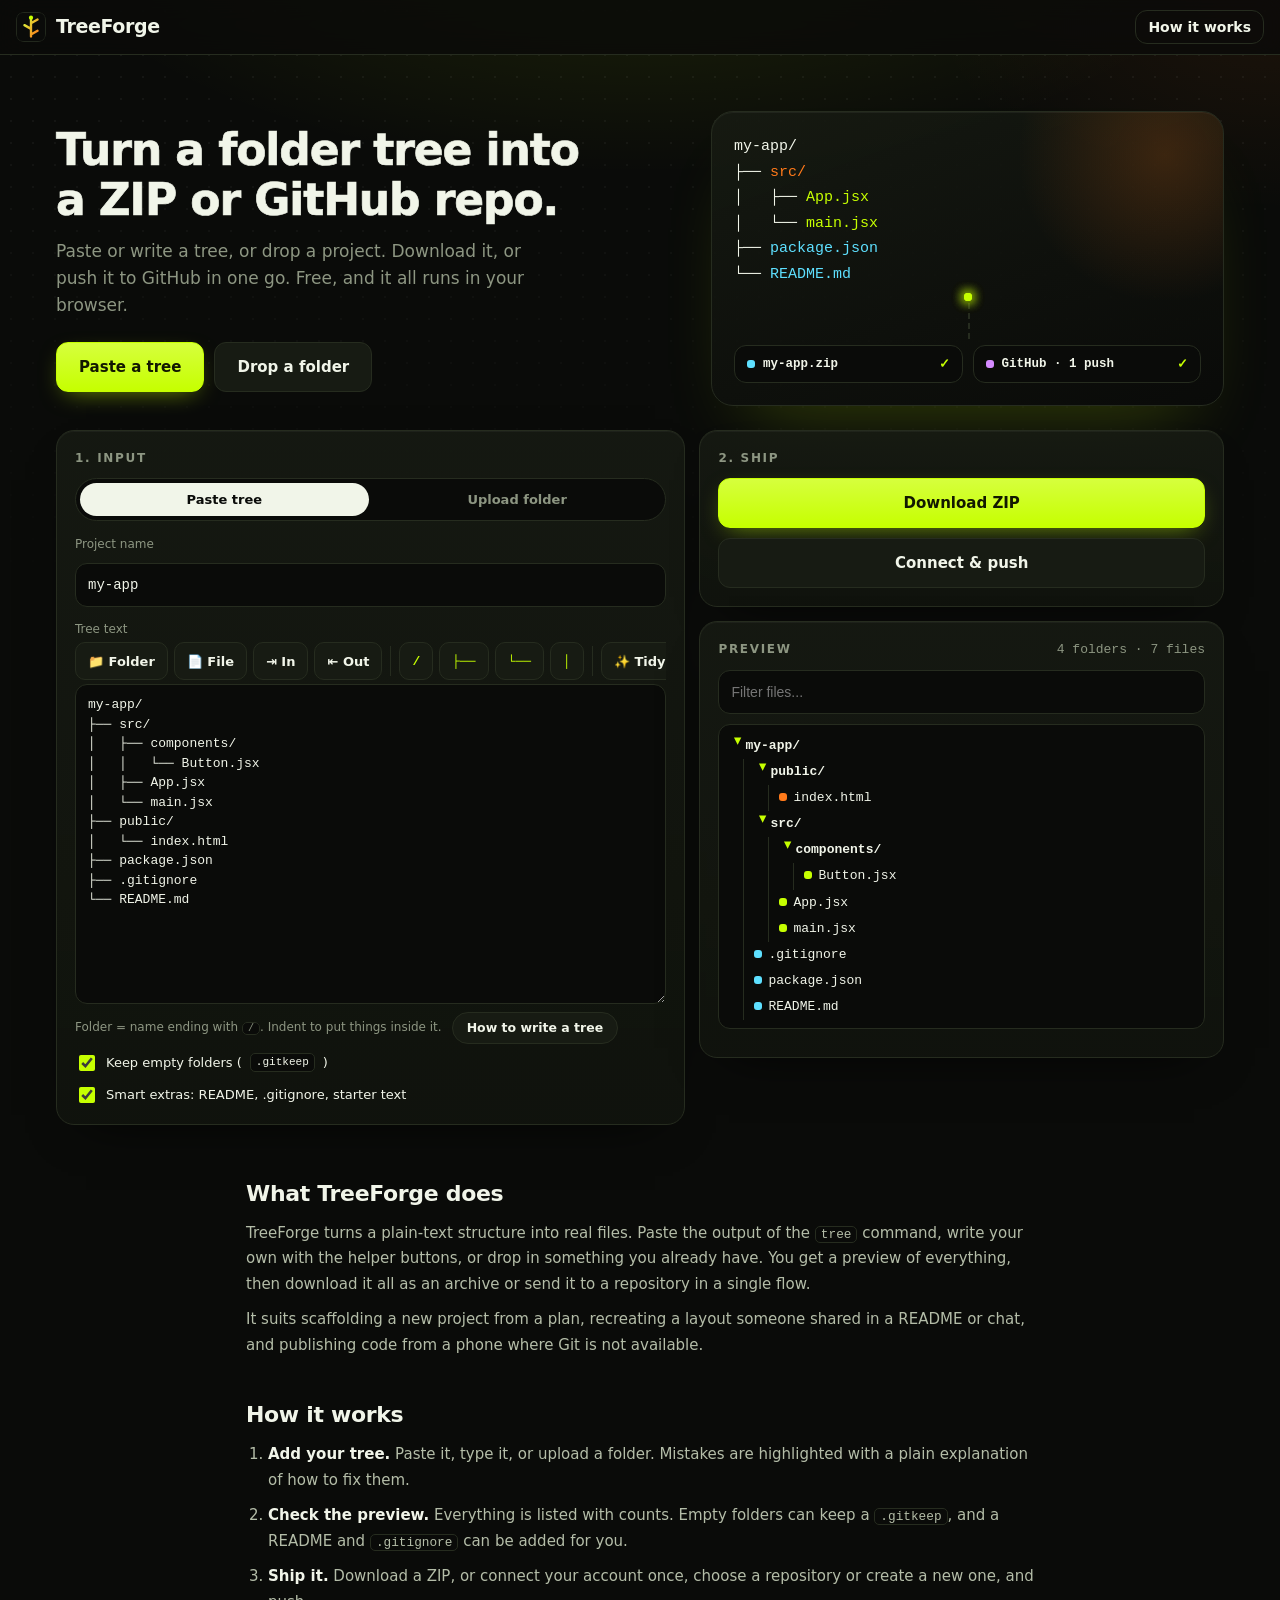
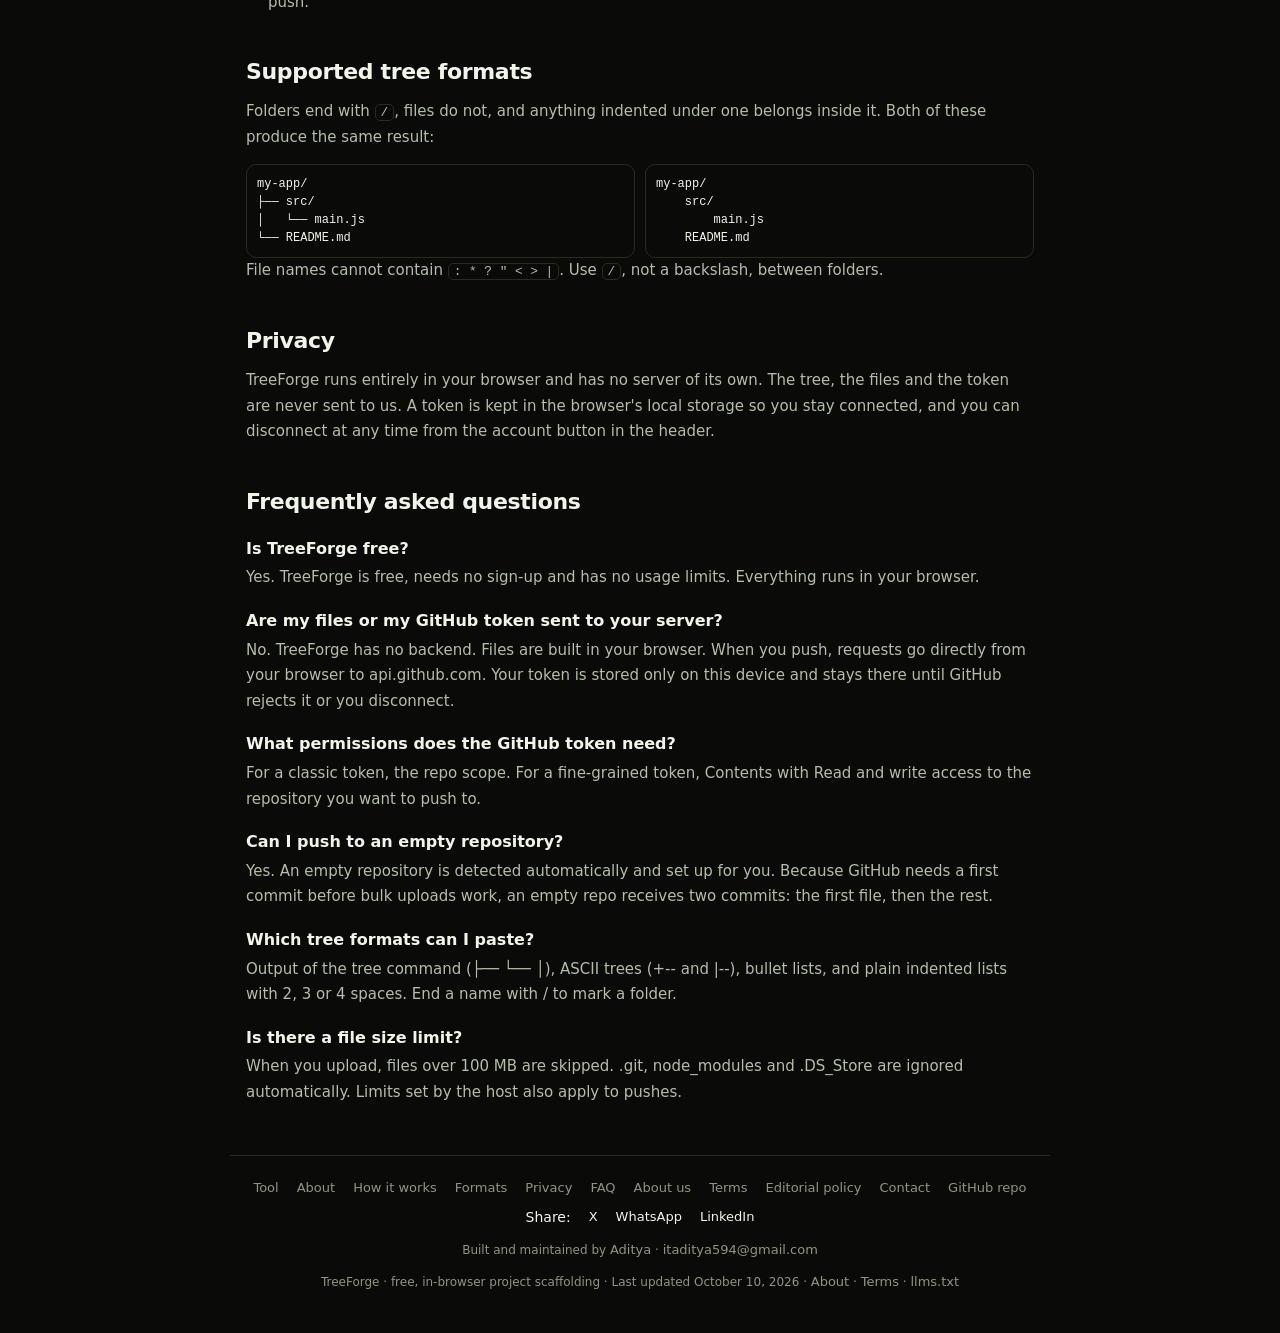
<file: index.html>
<!DOCTYPE html>
<html lang="en">
<head>
  <meta charset="UTF-8">
  <meta name="viewport" content="width=device-width, initial-scale=1">
  <meta name="google-site-verification" content="9E6AMmn4IhA1akm4SMojNbmeibEWR3238oomr6mvyvk" />
  <meta name="description" content="TreeForge turns a pasted folder tree or an uploaded folder into a ZIP or a single GitHub commit. Free, runs in your browser, no sign-up.">
  <meta name="robots" content="index,follow,max-image-preview:large">
  <meta name="author" content="TreeForge">
  <meta name="theme-color" content="#0a0b09">
  <link rel="canonical" href="https://treefore.vercel.app/">
  <title>TreeForge — Turn a folder tree into a ZIP or GitHub repo</title>
  <meta property="og:type" content="website">
  <meta property="og:site_name" content="TreeForge">
  <meta property="og:title" content="TreeForge — Turn a folder tree into a ZIP or GitHub repo">
  <meta property="og:description" content="Paste a tree or drop a folder. Download a ZIP or push everything to GitHub in one commit. Works on your phone.">
  <meta property="og:url" content="https://treefore.vercel.app/">
  <meta property="og:image" content="https://treefore.vercel.app/assets/og-image.png">
  <meta property="og:image:width" content="1200"><meta property="og:image:height" content="630">
  <meta property="og:image:alt" content="TreeForge: folder tree to ZIP or GitHub">
  <meta name="twitter:card" content="summary_large_image">
  <meta name="twitter:title" content="TreeForge — Turn a folder tree into a ZIP or GitHub repo">
  <meta name="twitter:description" content="Paste a tree or drop a folder. ZIP it or push it to GitHub in one commit.">
  <meta name="twitter:image" content="https://treefore.vercel.app/assets/og-image.png">
  <link rel="preload" as="image" href="assets/favicon.svg" fetchpriority="high">
  <link rel="icon" href="assets/favicon.svg" type="image/svg+xml">
  <link rel="icon" href="assets/favicon-32.png" sizes="32x32" type="image/png">
  <link rel="apple-touch-icon" href="assets/apple-touch-icon.png">
  <link rel="manifest" href="manifest.webmanifest">
  <link rel="alternate" type="text/plain" href="llms.txt" title="llms.txt">
  <script type="application/ld+json">{"@context":"https://schema.org","@type":"WebSite","name":"TreeForge","url":"https://treefore.vercel.app/","inLanguage":"en"}</script>
  <script type="application/ld+json">{"@context":"https://schema.org","@type":"WebApplication","name":"TreeForge","url":"https://treefore.vercel.app/","applicationCategory":"DeveloperApplication","operatingSystem":"Any","browserRequirements":"Requires JavaScript","inLanguage":"en","description":"Convert a folder tree or uploaded folder into a ZIP file or a GitHub commit, right in your browser.","featureList":["Paste or write a folder tree","Upload a folder","Download as ZIP","Push to GitHub in one commit","Automatic setup of empty repositories","Friendly error hints for invalid trees"],"offers":{"@type":"Offer","price":"0","priceCurrency":"USD"},"dateModified":"2026-10-10","author":{"@type":"Person","name":"Aditya","url":"https://github.com/aditya446321/Treefore"}}</script>
  <script type="application/ld+json">{"@context":"https://schema.org","@type":"FAQPage","mainEntity":[{"@type":"Question","name":"Is TreeForge free?","acceptedAnswer":{"@type":"Answer","text":"Yes. TreeForge is free, needs no sign-up and has no usage limits. Everything runs in your browser."}},{"@type":"Question","name":"Are my files or my GitHub token sent to your server?","acceptedAnswer":{"@type":"Answer","text":"No. TreeForge has no backend. Files are built in your browser. When you push, requests go directly from your browser to api.github.com. Your token is stored only on this device and stays there until GitHub rejects it or you disconnect."}},{"@type":"Question","name":"What permissions does the GitHub token need?","acceptedAnswer":{"@type":"Answer","text":"For a classic token, the repo scope. For a fine-grained token, Contents with Read and write access to the repository you want to push to."}},{"@type":"Question","name":"Can I push to an empty repository?","acceptedAnswer":{"@type":"Answer","text":"Yes. An empty repository is detected automatically and set up for you. Because GitHub needs a first commit before bulk uploads work, an empty repo receives two commits: the first file, then the rest."}},{"@type":"Question","name":"Which tree formats can I paste?","acceptedAnswer":{"@type":"Answer","text":"Output of the tree command (├── └── │), ASCII trees (+-- and |--), bullet lists, and plain indented lists with 2, 3 or 4 spaces. End a name with / to mark a folder."}},{"@type":"Question","name":"Is there a file size limit?","acceptedAnswer":{"@type":"Answer","text":"When you upload, files over 100 MB are skipped. .git, node_modules and .DS_Store are ignored automatically. Limits set by the host also apply to pushes."}}]}</script>
  <link rel="stylesheet" href="css/style.css">
</head>
<body>
<a class="skip" href="#app">Skip to tool</a>
<header class="top">
  <a class="brand" href="./"><img src="assets/favicon.svg" srcset="assets/favicon.svg 1x, assets/favicon.svg 2x" alt="TreeForge logo" width="30" height="30" fetchpriority="high" decoding="async"><b>TreeForge</b></a>
  <div class="topr"><button class="acc" id="accBtn" hidden aria-label="GitHub account"><i class="dot on"></i><span id="accName"></span></button><button class="btn ghost sm" id="helpBtn">How it works</button></div>
</header>

<section class="hero">
  <div class="hero-copy">
    <h1>Turn a folder tree into a ZIP or GitHub repo.</h1>
    <p class="sub">Paste or write a tree, or drop a project. Download it, or push it to GitHub in one go. Free, and it all runs in your browser.</p>
    <div class="cta"><button class="btn primary" id="ctaPaste">Paste a tree</button><button class="btn" id="ctaDrop">Drop a folder</button></div>
  </div>
  <div class="forge" aria-hidden="true">
    <pre class="ft"><span>my-app/</span><span>├── <b class="o">src/</b></span><span>│   ├── <b class="l">App.jsx</b></span><span>│   └── <b class="l">main.jsx</b></span><span>├── <b class="c">package.json</b></span><span>└── <b class="c">README.md</b></span></pre>
    <div class="belt"><i></i><i></i><i></i></div>
    <div class="outs"><div class="out"><em class="d1"></em>my-app.zip<b>✓</b></div><div class="out"><em class="d2"></em>GitHub · 1 push<b>✓</b></div></div>
  </div>
</section>

<noscript><p class="wrap">TreeForge needs JavaScript to run.</p></noscript>

<div id="dropAll" hidden><div>Drop to load it</div></div>
<main class="wrap" id="app">
  <section class="card input">
    <h2>1. Input</h2>
    <div class="tabs" role="group" aria-label="Input mode">
      <button class="tab on" data-mode="paste">Paste tree</button>
      <button class="tab" data-mode="upload">Upload folder</button>
    </div>
    <label class="lbl" for="projName">Project name</label>
    <input id="projName" class="field mono" value="my-project" maxlength="60" autocomplete="off" spellcheck="false">

    <div id="pasteBox">
      <label class="lbl" for="treeText">Tree text</label>
      <div class="tools" id="tools" role="toolbar" aria-label="Tree helpers">
        <button type="button" data-t="folder" title="Add a folder line">📁 Folder</button>
        <button type="button" data-t="file" title="Add a file line">📄 File</button>
        <button type="button" data-t="in" title="Put inside the folder above (Tab)">⇥ In</button>
        <button type="button" data-t="out" title="Move one level out (Shift+Tab)">⇤ Out</button>
        <i class="sep"></i>
        <button type="button" aria-label="Insert folder marker" data-ins="/" title="Folder marker">/</button>
        <button type="button" aria-label="Insert branch" data-ins="├── ">├──</button>
        <button type="button" aria-label="Insert last branch" data-ins="└── ">└──</button>
        <button type="button" aria-label="Insert vertical line" data-ins="│   ">│</button>
        <i class="sep"></i>
        <button type="button" data-t="tidy" title="Redraw the lines neatly">✨ Tidy</button>
        <button type="button" data-t="clear">Clear</button>
      </div>
      <textarea id="treeText" class="field mono tree-ta" spellcheck="false" placeholder="my-app/&#10;├── src/&#10;│   └── main.js&#10;└── README.md"></textarea>
      <div id="warns" class="warns" hidden></div>
      <p class="hint"><span>Folder = name ending with <code>/</code>. Indent to put things inside it.</span><button type="button" class="pill" id="guideLink">How to write a tree</button></p>
      <div class="row">
        <label class="chk"><input type="checkbox" id="gitkeep" checked> Keep empty folders (<code>.gitkeep</code>)</label>
        <label class="chk"><input type="checkbox" id="starter" checked> Smart extras: README, .gitignore, starter text</label>
      </div>
    </div>

    <div id="uploadBox" hidden>
      <div class="drop" id="drop">
        <div class="dz-icon" aria-hidden="true"><svg viewBox="0 0 48 48" width="44" height="44" fill="none" stroke="currentColor" stroke-width="2.4" stroke-linecap="round" stroke-linejoin="round"><path d="M6 14a4 4 0 0 1 4-4h9l4 5h15a4 4 0 0 1 4 4v15a4 4 0 0 1-4 4H10a4 4 0 0 1-4-4z"/><path d="M24 33V21m-5 5 5-5 5 5"/></svg></div><p class="dz-title">Drop it here</p><p class="dz-sub">or pick one below</p>
        <div class="row center">
          <button class="btn" id="pickFolder">Choose folder</button>
          <button class="btn ghost" id="pickFiles">Choose files</button>
        </div>
        <small>No folder picker on your phone? Use “Choose files”. <code>.git</code>, <code>node_modules</code> and <code>.DS_Store</code> are skipped automatically.</small>
      </div>
      <input type="file" aria-label="Choose folder" id="folderInput" webkitdirectory directory multiple hidden>
      <input type="file" aria-label="Choose files" id="filesInput" multiple hidden>
      <div id="uploadInfo" class="upinfo" hidden></div>
    </div>
  </section>

  <section class="card actions">
    <h2>2. Ship</h2>
    <button class="btn primary big" id="zipBtn" disabled>Download ZIP</button>
    <button class="btn big" id="pushBtn" disabled>Push to GitHub</button>
  </section>

  <section class="card preview">
    <div class="head"><h2>Preview</h2><span id="counts" class="muted mono"></span></div>
    <input id="filter" aria-label="Filter files" class="field" placeholder="Filter files..." autocomplete="off">
    <div id="tree" class="treebox mono"></div>
    <div id="autoNote" class="autonote"></div>
  </section>
</main>

<section class="info" aria-label="About TreeForge">
  <article id="what">
    <h2>What TreeForge does</h2>
    <p>TreeForge turns a plain-text structure into real files. Paste the output of the <code>tree</code> command, write your own with the helper buttons, or drop in something you already have. You get a preview of everything, then download it all as an archive or send it to a repository in a single flow.</p>
    <p>It suits scaffolding a new project from a plan, recreating a layout someone shared in a README or chat, and publishing code from a phone where Git is not available.</p>
  </article>
  <article id="how">
    <h2>How it works</h2>
    <ol>
      <li><b>Add your tree.</b> Paste it, type it, or upload a folder. Mistakes are highlighted with a plain explanation of how to fix them.</li>
      <li><b>Check the preview.</b> Everything is listed with counts. Empty folders can keep a <code>.gitkeep</code>, and a README and <code>.gitignore</code> can be added for you.</li>
      <li><b>Ship it.</b> Download a ZIP, or connect your account once, choose a repository or create a new one, and push.</li>
    </ol>
  </article>
  <article id="formats">
    <h2>Supported tree formats</h2>
    <p>Folders end with <code>/</code>, files do not, and anything indented under one belongs inside it. Both of these produce the same result:</p>
    <div class="guide">
      <pre>my-app/
├── src/
│   └── main.js
└── README.md</pre>
      <pre>my-app/
    src/
        main.js
    README.md</pre>
    </div>
    <p>File names cannot contain <code>: * ? " &lt; &gt; |</code>. Use <code>/</code>, not a backslash, between folders.</p>
  </article>
  <article id="privacy">
    <h2>Privacy</h2>
    <p>TreeForge runs entirely in your browser and has no server of its own. The tree, the files and the token are never sent to us. A token is kept in the browser's local storage so you stay connected, and you can disconnect at any time from the account button in the header.</p>
  </article>
  <article id="faq">
    <h2>Frequently asked questions</h2>
    <h3>Is TreeForge free?</h3>
    <p>Yes. TreeForge is free, needs no sign-up and has no usage limits. Everything runs in your browser.</p>
    <h3>Are my files or my GitHub token sent to your server?</h3>
    <p>No. TreeForge has no backend. Files are built in your browser. When you push, requests go directly from your browser to api.github.com. Your token is stored only on this device and stays there until GitHub rejects it or you disconnect.</p>
    <h3>What permissions does the GitHub token need?</h3>
    <p>For a classic token, the repo scope. For a fine-grained token, Contents with Read and write access to the repository you want to push to.</p>
    <h3>Can I push to an empty repository?</h3>
    <p>Yes. An empty repository is detected automatically and set up for you. Because GitHub needs a first commit before bulk uploads work, an empty repo receives two commits: the first file, then the rest.</p>
    <h3>Which tree formats can I paste?</h3>
    <p>Output of the tree command (├── └── │), ASCII trees (+-- and |--), bullet lists, and plain indented lists with 2, 3 or 4 spaces. End a name with / to mark a folder.</p>
    <h3>Is there a file size limit?</h3>
    <p>When you upload, files over 100 MB are skipped. .git, node_modules and .DS_Store are ignored automatically. Limits set by the host also apply to pushes.</p>
  </article>
</section>

<footer class="foot">
  <nav aria-label="Page sections"><a href="#app">Tool</a><a href="#what">About</a><a href="#how">How it works</a><a href="#formats">Formats</a><a href="#privacy">Privacy</a><a href="#faq">FAQ</a><a href="about.html">About us</a><a href="terms.html">Terms</a><a href="about.html#editorial">Editorial policy</a><a href="mailto:itaditya594@gmail.com">Contact</a><a href="https://github.com/aditya446321/Treefore" target="_blank" rel="noopener">GitHub repo</a></nav>
  <nav class="share" aria-label="Share TreeForge"><span>Share:</span><a href="https://twitter.com/intent/tweet?url=https%3A%2F%2Ftreefore.vercel.app%2F&text=TreeForge%20-%20folder%20tree%20to%20ZIP%20or%20GitHub" target="_blank" rel="noopener">X</a><a href="https://wa.me/?text=TreeForge%20https%3A%2F%2Ftreefore.vercel.app%2F" target="_blank" rel="noopener">WhatsApp</a><a href="https://www.linkedin.com/sharing/share-offsite/?url=https%3A%2F%2Ftreefore.vercel.app%2F" target="_blank" rel="noopener">LinkedIn</a></nav>
  <p>Built and maintained by <a href="https://github.com/aditya446321/Treefore" rel="author noopener" target="_blank">Aditya</a> · <a href="mailto:itaditya594@gmail.com">itaditya594@gmail.com</a></p>
  <p>TreeForge · free, in-browser project scaffolding · Last updated <time datetime="2026-10-10">October 10, 2026</time> · <a href="about.html">About</a> · <a href="terms.html">Terms</a> · <a href="llms.txt">llms.txt</a></p>
</footer>

<dialog id="connectDlg">
  <div class="dhead"><b>Connect GitHub</b><button class="x" data-close aria-label="Close">✕</button></div>
  <p class="muted">A Personal Access Token is required (classic: <code>repo</code> scope; fine-grained: Contents → Read &amp; write). <a href="https://github.com/settings/tokens/new?scopes=repo&description=TreeForge" target="_blank" rel="noopener">Create a token →</a></p>
  <p class="muted small">Your token stays on this device.</p>
  <input id="tokenInput" aria-label="GitHub token" class="field mono" type="password" placeholder="ghp_... ya github_pat_..." autocomplete="off">
  <div class="row"><button class="btn primary" id="connectBtn">Connect</button></div>
  <div class="err" id="connectErr" hidden></div>
</dialog>

<dialog id="accDlg">
  <div class="dhead"><b>Account</b><button class="x" data-close aria-label="Close">✕</button></div>
  <p class="muted" id="accInfo"></p>
  <p class="muted small">Your token is saved on this device until it expires. Requests go straight to GitHub.</p>
  <button class="btn danger" id="disBtn">Disconnect</button>
</dialog>

<dialog id="pushDlg">
  <div class="dhead"><b>Push to GitHub</b><button class="x" data-close aria-label="Close">✕</button></div>
  <div id="pushForm" class="stack">
    <div class="tabs" role="group" aria-label="Repo type"><button class="tab on" data-target="existing">Existing repo</button><button class="tab" data-target="new">New repo</button></div>
    <div id="existingBox">
      <input id="repoSearch" aria-label="Search repos" class="field" placeholder="Search repos..." autocomplete="off">
      <div id="repoList" class="repolist"></div>
    </div>
    <div id="newBox" hidden>
      <label class="lbl" for="newName">Repo name</label>
      <input id="newName" class="field mono" placeholder="my-project" autocomplete="off">
      <label class="chk"><input type="checkbox" id="isPrivate" checked> Private repo</label>
    </div>
    <p class="note" id="repoNote">Empty repo? No problem. It is detected and set up automatically.</p>
    <div class="grid2">
      <div><label class="lbl" for="branch">Branch</label><input id="branch" class="field mono" placeholder="main" autocomplete="off"></div>
      <div><div class="lbl" id="fcLbl">Files</div><div class="field mono" id="fileCount" aria-labelledby="fcLbl"></div></div>
    </div>
    <label class="lbl" for="commitMsg">Commit message</label>
    <input id="commitMsg" class="field" value="Add project via TreeForge">
    <div class="bar" id="bar" hidden><i id="barFill"></i></div>
    <p class="muted" id="step"></p>
    <div class="err" id="pushErr" hidden></div>
    <button class="btn primary big" id="doPush">Push in one commit</button>
  </div>
  <div id="pushDone" hidden></div>
</dialog>

<dialog id="helpDlg">
  <div class="dhead"><b>How it works</b><button class="x" data-close aria-label="Close">✕</button></div>
  <ol class="help">
    <li><b>Input:</b> paste <code>tree</code> output, write your own with the helper buttons, or upload a folder.</li>
    <li><b>Preview:</b> check the structure. A name ending in <code>/</code>, or with items under it, is a folder.</li>
    <li><b>ZIP:</b> download the whole structure in one click.</li>
    <li><b>GitHub:</b> connect once with a token. It stays saved until it expires. Pick or create a repo and everything is pushed. Empty repos are set up automatically.</li>
  </ol>
  <div class="dhead"><b>Writing a tree correctly</b></div>
  <div class="guide">
    <div><small>✅ Right</small><pre>my-app/
├── src/
│   └── main.js
└── README.md</pre></div>
    <div><small>✅ Also right (plain indent)</small><pre>my-app/
    src/
        main.js
    README.md</pre></div>
  </div>
  <ul class="help tips">
    <li>Folder: end the name with <code>/</code> (<code>src/</code>). File: no slash (<code>main.js</code>).</li>
    <li>Items inside a folder go one level deeper. Use the same step every time (4 spaces, or Tab).</li>
    <li>Not allowed in names: <code>: * ? " &lt; &gt; |</code>. Use <code>/</code>, never <code>\</code>, between folders.</li>
    <li>Wrote something wrong? A yellow box shows the line and how to fix it. Tap it to jump there, or press Fix.</li>
  </ul>
</dialog>

<div id="toasts"></div>

<script src="js/parser.js" defer></script>
<script src="js/zip.js" defer></script>
<script src="js/github.js" defer></script>
<script src="js/app.js" defer></script>
</body>
</html>
</file>
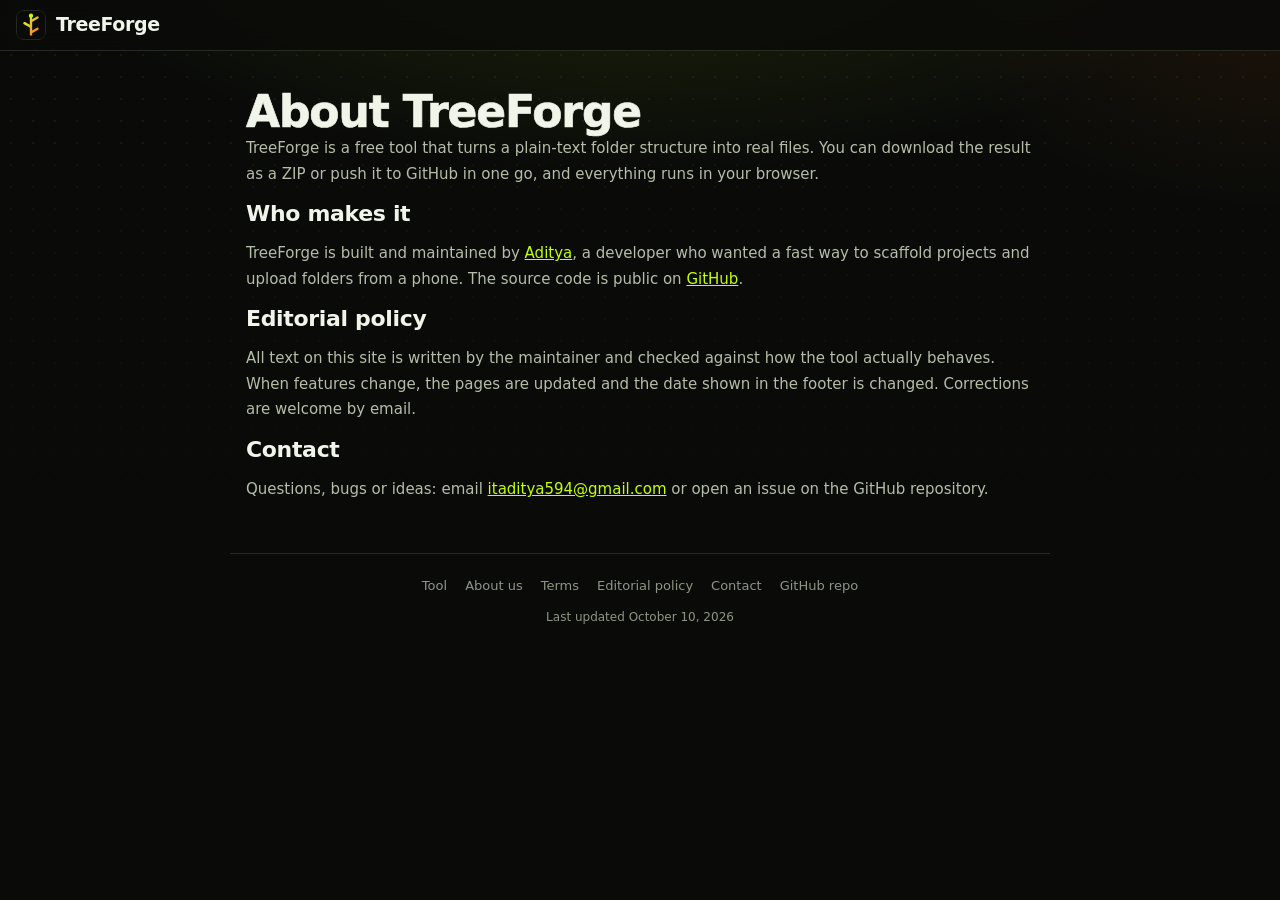
<file: about.html>
<!DOCTYPE html>
<html lang="en">
<head>
  <meta charset="UTF-8">
  <meta name="viewport" content="width=device-width, initial-scale=1">
  <title>About — TreeForge</title>
  <meta name="description" content="TreeForge is a free, browser-based tool built and maintained by Aditya. Learn what it does, who makes it and how to get in touch.">
  <link rel="canonical" href="https://treefore.vercel.app/about.html">
  <meta name="robots" content="index,follow">
  <meta name="theme-color" content="#0a0b09">
  <link rel="icon" href="assets/favicon.svg" type="image/svg+xml">
  <link rel="stylesheet" href="css/style.css">
</head>
<body>
<a class="skip" href="#main">Skip to content</a>
<header class="top"><a class="brand" href="./"><img src="assets/favicon.svg" alt="" width="30" height="30"><b>TreeForge</b></a></header>
<main id="main"><section class="info">
<article>
<h1>About TreeForge</h1>
<p>TreeForge is a free tool that turns a plain-text folder structure into real files. You can download the result as a ZIP or push it to GitHub in one go, and everything runs in your browser.</p>
<h2>Who makes it</h2>
<p>TreeForge is built and maintained by <a href="https://github.com/aditya446321/Treefore" rel="author noopener" target="_blank">Aditya</a>, a developer who wanted a fast way to scaffold projects and upload folders from a phone. The source code is public on <a href="https://github.com/aditya446321/Treefore" target="_blank" rel="noopener">GitHub</a>.</p>
<h2 id="editorial">Editorial policy</h2>
<p>All text on this site is written by the maintainer and checked against how the tool actually behaves. When features change, the pages are updated and the date shown in the footer is changed. Corrections are welcome by email.</p>
<h2>Contact</h2>
<p>Questions, bugs or ideas: email <a href="mailto:itaditya594@gmail.com">itaditya594@gmail.com</a> or open an issue on the GitHub repository.</p>
</article>
</section></main>
<footer class="foot"><nav aria-label="Site"><a href="./">Tool</a><a href="about.html">About us</a><a href="terms.html">Terms</a><a href="about.html#editorial">Editorial policy</a><a href="mailto:itaditya594@gmail.com">Contact</a><a href="https://github.com/aditya446321/Treefore" target="_blank" rel="noopener">GitHub repo</a></nav><p>Last updated <time datetime="2026-10-10">October 10, 2026</time></p></footer>
</body>
</html>
</file>
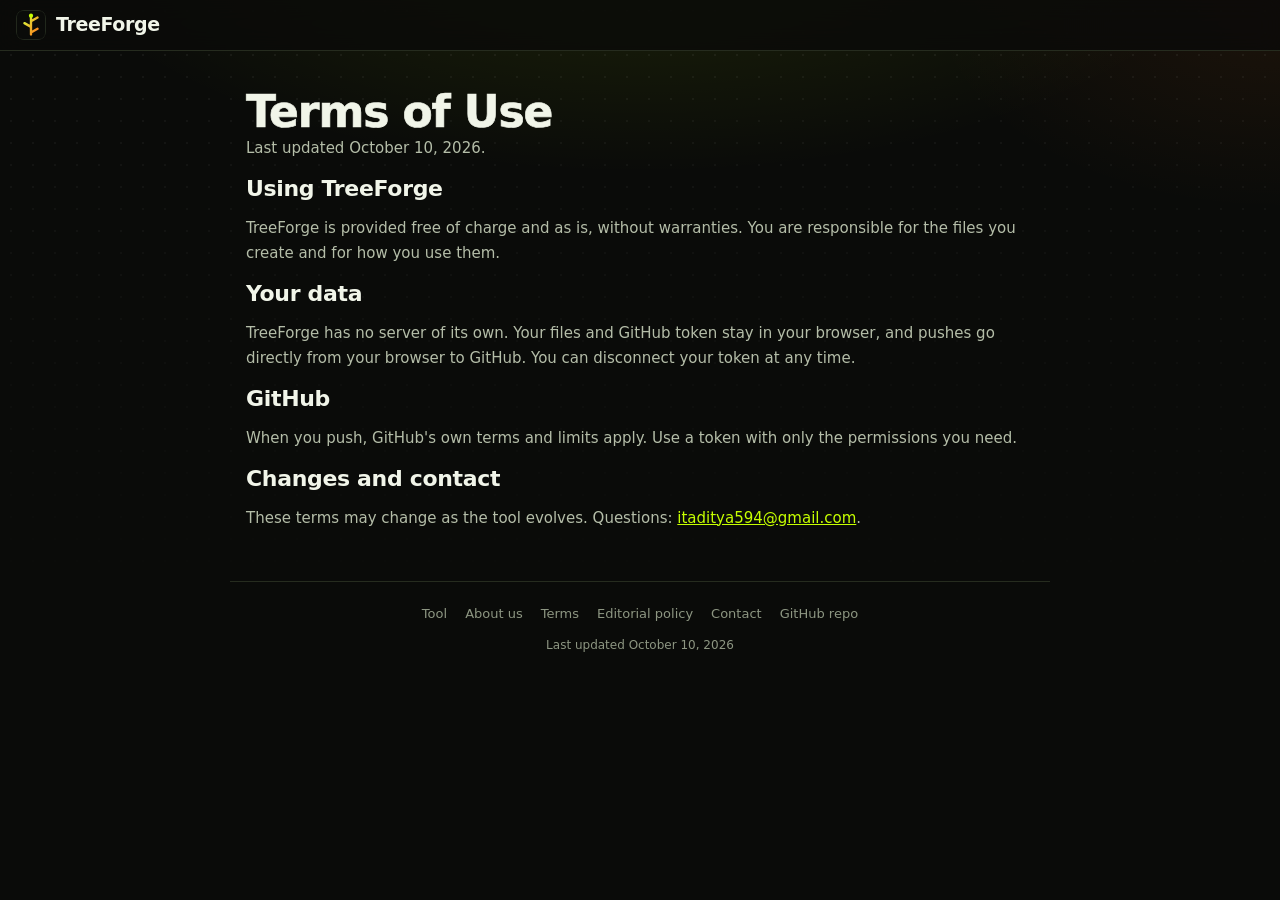
<file: terms.html>
<!DOCTYPE html>
<html lang="en">
<head>
  <meta charset="UTF-8">
  <meta name="viewport" content="width=device-width, initial-scale=1">
  <title>Terms of Use — TreeForge</title>
  <meta name="description" content="Terms of use for TreeForge, a free browser-based folder tree to ZIP and GitHub tool.">
  <link rel="canonical" href="https://treefore.vercel.app/terms.html">
  <meta name="robots" content="index,follow">
  <meta name="theme-color" content="#0a0b09">
  <link rel="icon" href="assets/favicon.svg" type="image/svg+xml">
  <link rel="stylesheet" href="css/style.css">
</head>
<body>
<a class="skip" href="#main">Skip to content</a>
<header class="top"><a class="brand" href="./"><img src="assets/favicon.svg" alt="" width="30" height="30"><b>TreeForge</b></a></header>
<main id="main"><section class="info">
<article>
<h1>Terms of Use</h1>
<p>Last updated October 10, 2026.</p>
<h2>Using TreeForge</h2>
<p>TreeForge is provided free of charge and as is, without warranties. You are responsible for the files you create and for how you use them.</p>
<h2>Your data</h2>
<p>TreeForge has no server of its own. Your files and GitHub token stay in your browser, and pushes go directly from your browser to GitHub. You can disconnect your token at any time.</p>
<h2>GitHub</h2>
<p>When you push, GitHub's own terms and limits apply. Use a token with only the permissions you need.</p>
<h2>Changes and contact</h2>
<p>These terms may change as the tool evolves. Questions: <a href="mailto:itaditya594@gmail.com">itaditya594@gmail.com</a>.</p>
</article>
</section></main>
<footer class="foot"><nav aria-label="Site"><a href="./">Tool</a><a href="about.html">About us</a><a href="terms.html">Terms</a><a href="about.html#editorial">Editorial policy</a><a href="mailto:itaditya594@gmail.com">Contact</a><a href="https://github.com/aditya446321/Treefore" target="_blank" rel="noopener">GitHub repo</a></nav><p>Last updated <time datetime="2026-10-10">October 10, 2026</time></p></footer>
</body>
</html>
</file>
<file: css/style.css>
:root{--bg:#0a0b09;--card:#11140e;--card2:#171b13;--line:#262c1f;--text:#f1f5e9;--mut:#8d9682;--acc:#c6ff00;--acc2:#ff7a1a;--bad:#ff6b6b;--warn:#f5b942;
  --c-code:#c6ff00;--c-web:#ff7a1a;--c-data:#5ee0ff;--c-media:#d58bff;--c-other:#8d9682;
  --mono:ui-monospace,SFMono-Regular,Menlo,Consolas,"Liberation Mono",monospace;--sans:system-ui,-apple-system,"Segoe UI",Roboto,sans-serif}
*{box-sizing:border-box}html{-webkit-text-size-adjust:100%;scroll-behavior:smooth}
body{margin:0;color:var(--text);font:15px/1.55 var(--sans);min-height:100vh;
  background:radial-gradient(900px 420px at 50% -120px,rgba(198,255,0,.13),transparent 70%),radial-gradient(500px 300px at 100% 0,rgba(255,122,26,.08),transparent 70%),var(--bg)}
body::before{content:"";position:fixed;inset:0;pointer-events:none;background-image:radial-gradient(rgba(255,255,255,.055) 1px,transparent 1px);background-size:22px 22px;mask-image:linear-gradient(#000,transparent 70%);-webkit-mask-image:linear-gradient(#000,transparent 70%)}
.mono,code{font-family:var(--mono)}code{background:#0a0b09;border:1px solid var(--line);border-radius:5px;padding:0 5px;font-size:.85em}
a{color:var(--acc)}
.top{position:sticky;top:0;z-index:5;display:flex;justify-content:space-between;align-items:center;padding:10px 16px;background:rgba(10,11,9,.8);backdrop-filter:blur(12px);border-bottom:1px solid var(--line)}
.brand{display:flex;align-items:center;gap:10px;font-size:19px;letter-spacing:-.02em;color:var(--text);text-decoration:none}.brand img{border-radius:8px}
.hero{position:relative;max-width:1200px;margin:0 auto;padding:40px 16px 8px;display:grid;gap:28px;align-items:center}
@media(min-width:900px){.hero{grid-template-columns:1.1fr .9fr;padding-top:56px}}
.badge{display:inline-flex;align-items:center;gap:8px;margin:0 0 16px;font:600 12px var(--sans);color:var(--text);border:1px solid var(--line);background:rgba(17,20,14,.8);padding:6px 12px;border-radius:99px}
.badge i{width:7px;height:7px;border-radius:50%;background:var(--acc);box-shadow:0 0 0 0 rgba(198,255,0,.6);animation:ping 2s infinite}@keyframes ping{to{box-shadow:0 0 0 9px rgba(198,255,0,0)}}
h1{margin:0;font-size:clamp(28px,4.6vw,44px);line-height:1.12;letter-spacing:-.025em;font-weight:700;color:var(--text)}
.sub{max-width:46ch;color:var(--mut);font-size:clamp(15px,2vw,17px);line-height:1.6;margin:14px 0 22px}
.cta{display:flex;gap:10px;flex-wrap:wrap}.cta .btn{min-height:50px;padding:12px 22px;font-size:15px}
.autos{list-style:none;margin:22px 0 0;padding:0;display:grid;grid-template-columns:1fr 1fr;gap:8px 18px;max-width:460px;color:var(--mut);font-size:13px}
.autos li::before{content:"✓";color:var(--acc);font-weight:800;margin-right:8px}
.forge{position:relative;border:1px solid var(--line);border-radius:22px;padding:22px;background:linear-gradient(160deg,rgba(23,27,19,.9),rgba(10,11,9,.95));box-shadow:0 40px 80px -40px rgba(198,255,0,.25),0 1px 0 rgba(255,255,255,.05) inset;overflow:hidden}
.forge::before{content:"";position:absolute;inset:-40% -20% auto auto;width:320px;height:320px;background:radial-gradient(circle,rgba(255,122,26,.18),transparent 65%)}
.ft{position:relative;margin:0;font:15px/1.7 var(--mono);color:var(--text)}
.ft span{display:block;animation:typ .45s both;animation-delay:calc(var(--i)*.22s + .2s)}@keyframes typ{from{opacity:0;transform:translateX(-8px)}}
.ft b{font-weight:500}.ft .o{color:var(--acc2)}.ft .l{color:var(--acc)}.ft .c{color:var(--c-data)}
.belt{position:relative;height:46px;margin:6px 0;display:flex;justify-content:center;gap:34px}
.belt::before{content:"";position:absolute;left:50%;top:0;bottom:0;border-left:2px dashed var(--line)}
.belt i{position:relative;width:8px;height:8px;border-radius:50%;background:var(--acc);box-shadow:0 0 12px var(--acc);margin-left:-4px;animation:drop 1.8s linear infinite;animation-delay:calc(var(--n,0)*.6s)}
.belt i:nth-child(2){--n:1}.belt i:nth-child(3){--n:2}
.belt{flex-direction:column;align-items:center;gap:0}.belt i{position:absolute;top:0;left:50%}
@keyframes drop{from{transform:translateY(0);opacity:1}to{transform:translateY(42px);opacity:0}}
.outs{display:grid;grid-template-columns:1fr 1fr;gap:10px}
.out{display:flex;align-items:center;gap:8px;border:1px solid var(--line);background:var(--bg);border-radius:12px;padding:10px 12px;font:600 12.5px var(--mono);animation:typ .5s both;animation-delay:1.7s}
.out+.out{animation-delay:2s}.out b{margin-left:auto;color:var(--acc)}.out em{width:8px;height:8px;border-radius:3px}.d1{background:var(--c-data)}.d2{background:var(--c-media)}
#dropAll{position:fixed;inset:0;z-index:40;display:grid;place-items:center;background:rgba(10,11,9,.82);backdrop-filter:blur(6px)}
#dropAll div{border:2px dashed var(--acc);border-radius:24px;padding:60px 40px;font:700 24px var(--sans);color:var(--acc);background:rgba(198,255,0,.06)}
.autonote{font-size:12px;color:var(--mut)}.autonote b{color:var(--acc);font-weight:600}
.wrap{position:relative;max-width:1200px;margin:0 auto;padding:16px;display:grid;gap:14px;grid-template-columns:minmax(0,1fr)}
@media(min-width:900px){.wrap{grid-template-columns:minmax(0,1.2fr) minmax(0,1fr);grid-template-rows:min-content 1fr;align-items:start}.input{grid-column:1;grid-row:1/span 2}.actions{grid-column:2;grid-row:1}.preview{grid-column:2;grid-row:2}}
.card{min-width:0;background:linear-gradient(180deg,rgba(23,27,19,.85),rgba(17,20,14,.92));border:1px solid var(--line);border-radius:18px;padding:18px;display:flex;flex-direction:column;gap:10px;box-shadow:0 1px 0 rgba(255,255,255,.04) inset,0 20px 50px -30px #000}
h2{margin:0;font-size:12px;letter-spacing:.14em;text-transform:uppercase;color:var(--mut);font-weight:700}
.head{display:flex;justify-content:space-between;align-items:center}
.lbl{font-size:12px;color:var(--mut);margin-top:4px}
.field{width:100%;background:var(--bg);color:var(--text);border:1px solid var(--line);border-radius:12px;padding:10px 12px;font-size:14px;outline:none;min-height:44px;transition:border-color .15s,box-shadow .15s}
.field:focus{border-color:var(--acc);box-shadow:0 0 0 3px rgba(198,255,0,.14)}
.tree-ta{min-height:320px;resize:vertical;line-height:1.5;font-size:13px;white-space:pre;overflow:auto}
.row{display:flex;gap:10px;flex-wrap:wrap;align-items:center}.row.center{justify-content:center}
.chk{display:flex;gap:8px;align-items:center;font-size:13px;cursor:pointer}.chk input{accent-color:var(--acc);width:16px;height:16px}
.btn{border:1px solid var(--line);background:var(--card2);color:var(--text);border-radius:12px;padding:10px 16px;font:600 14px var(--sans);cursor:pointer;min-height:44px;transition:transform .12s,border-color .15s,box-shadow .15s}
.btn:hover:not(:disabled){border-color:#41492f;transform:translateY(-1px)}.btn:disabled{opacity:.4;cursor:not-allowed}
.btn.primary{background:linear-gradient(180deg,#d6ff3d,var(--acc));color:#121800;border-color:var(--acc);box-shadow:0 8px 24px -10px rgba(198,255,0,.6)}
.btn.big{width:100%;min-height:50px;font-size:15px}.btn.sm{min-height:34px;padding:6px 12px}
.btn.ghost{background:transparent}.btn.danger{color:var(--bad);border-color:rgba(255,107,107,.4);background:transparent}
.tabs{display:flex;gap:4px;background:var(--bg);border:1px solid var(--line);border-radius:99px;padding:4px}
.tab{flex:1;border:0;background:transparent;color:var(--mut);padding:9px;border-radius:99px;font:600 13px var(--sans);cursor:pointer;transition:.15s}
.tab.on{background:var(--text);color:#0a0b09}
/* upload */
.drop{position:relative;border-radius:16px;padding:30px 18px;text-align:center;display:grid;gap:8px;justify-items:center;overflow:hidden;background:rgba(10,11,9,.6);isolation:isolate}
.drop::before{content:"";position:absolute;inset:0;border-radius:16px;padding:2px;background:repeating-linear-gradient(135deg,var(--acc) 0 10px,transparent 10px 20px);background-size:200% 200%;animation:march 6s linear infinite;opacity:.45;-webkit-mask:linear-gradient(#000 0 0) content-box,linear-gradient(#000 0 0);-webkit-mask-composite:xor;mask-composite:exclude;z-index:-1}
@keyframes march{to{background-position:100% 100%}}
.drop::after{content:"";position:absolute;inset:0;background:radial-gradient(260px 160px at 50% 0,rgba(198,255,0,.1),transparent);z-index:-1;opacity:.7}
.dz-icon{color:var(--acc);animation:float 3s ease-in-out infinite}@keyframes float{50%{transform:translateY(-6px)}}
.dz-title{margin:0;font-size:18px;font-weight:700}.dz-sub{margin:0 0 6px;color:var(--mut);font-size:13px}.drop small{color:var(--mut);max-width:44ch}
.drop.over{background:rgba(198,255,0,.09)}.drop.over::before{opacity:1}.drop.over .dz-icon{animation:none;transform:scale(1.2) translateY(-4px)}
.drop.busy::after{background:linear-gradient(100deg,transparent 30%,rgba(198,255,0,.22),transparent 70%);background-size:200% 100%;animation:scan 1s linear infinite;opacity:1}
@keyframes scan{from{background-position:200% 0}to{background-position:-100% 0}}
.upinfo{display:grid;gap:12px;margin-top:12px;animation:rise .4s ease both}@keyframes rise{from{opacity:0;transform:translateY(8px)}}
.stats{display:grid;grid-template-columns:repeat(3,1fr);gap:8px}
.stat{background:var(--bg);border:1px solid var(--line);border-radius:12px;padding:10px 12px}
.stat b{display:block;font:700 22px var(--mono);color:var(--acc);letter-spacing:-.03em}.stat span{font-size:11px;color:var(--mut);text-transform:uppercase;letter-spacing:.08em}
.mix{display:flex;height:10px;border-radius:99px;overflow:hidden;background:var(--bg);border:1px solid var(--line)}
.mix i{display:block;height:100%;transform-origin:left;animation:grow .8s cubic-bezier(.2,.8,.2,1) both}@keyframes grow{from{transform:scaleX(0)}}
.legend{display:flex;gap:8px 14px;flex-wrap:wrap;font-size:12px;color:var(--mut)}
.legend span::before,.f::before{content:"";display:inline-block;width:8px;height:8px;border-radius:3px;background:var(--cc,var(--c-other));margin-right:6px}
.cd-code{--cc:var(--c-code)}.cd-web{--cc:var(--c-web)}.cd-data{--cc:var(--c-data)}.cd-media{--cc:var(--c-media)}.cd-other{--cc:var(--c-other)}
.mix .cd-code{background:var(--c-code)}.mix .cd-web{background:var(--c-web)}.mix .cd-data{background:var(--c-data)}.mix .cd-media{background:var(--c-media)}.mix .cd-other{background:var(--c-other)}
.muted{color:var(--mut);margin:0;font-size:13px}.small,small{font-size:12px}
/* tree */
.treebox{max-height:60vh;overflow:auto;border:1px solid var(--line);border-radius:12px;padding:8px 10px;background:var(--bg);font-size:13px;min-height:160px}
.treebox details>details,.treebox details>.f{margin-left:14px;border-left:1px solid var(--line);padding-left:10px}
.treebox summary{cursor:pointer;padding:3px 0;list-style:none;color:var(--text);font-weight:600}
.treebox summary::-webkit-details-marker{display:none}
.treebox summary::before{content:"▸";color:var(--acc);display:inline-block;width:16px;transition:transform .15s}.treebox details[open]>summary::before{transform:rotate(90deg)}
.f{padding:3px 0;word-break:break-all}
.cd-code,.f[data-c=code]{--cc:var(--c-code)}.f[data-c=web]{--cc:var(--c-web)}.f[data-c=data]{--cc:var(--c-data)}.f[data-c=media]{--cc:var(--c-media)}
.treebox .empty{color:var(--mut);padding:30px 10px;text-align:center;border:0;margin:0}
.err,.ok{border-radius:12px;padding:10px 12px;font-size:13px;word-break:break-word}
.err{border:1px solid rgba(255,107,107,.4);background:rgba(255,107,107,.08);color:#ffb3b3}.ok{border:1px solid rgba(198,255,0,.35);background:rgba(198,255,0,.07)}
[hidden]{display:none!important}
dialog{background:var(--card);color:var(--text);border:1px solid var(--line);border-radius:18px;padding:18px;width:min(560px,94vw);max-height:92vh;overflow:auto;box-shadow:0 30px 80px #000}
dialog::backdrop{background:rgba(0,0,0,.72);backdrop-filter:blur(3px)}
dialog[open]{display:flex;flex-direction:column;gap:10px;animation:rise .25s ease}
.dhead{display:flex;justify-content:space-between;align-items:center;font-size:17px}
.x{background:var(--bg);border:1px solid var(--line);color:var(--text);width:34px;height:34px;border-radius:50%;cursor:pointer}
.repolist{max-height:220px;overflow:auto;border:1px solid var(--line);border-radius:12px;background:var(--bg)}
.repo{display:flex;justify-content:space-between;width:100%;text-align:left;padding:11px 12px;border:0;border-bottom:1px solid var(--line);background:transparent;color:var(--text);cursor:pointer;font:13px var(--sans)}
.repo.on{background:rgba(198,255,0,.1);color:var(--acc)}.repo small{color:var(--mut)}
.grid2{display:grid;grid-template-columns:1fr 1fr;gap:10px}
.bar{height:8px;background:var(--bg);border:1px solid var(--line);border-radius:99px;overflow:hidden}.bar i{display:block;height:100%;width:0;background:linear-gradient(90deg,var(--acc),var(--acc2));transition:width .2s}
.help{margin:0;padding-left:20px;color:var(--mut);display:grid;gap:8px}.help b{color:var(--text)}
#toasts{position:fixed;left:12px;right:12px;bottom:12px;display:grid;gap:8px;z-index:50;pointer-events:none}
@media(min-width:700px){#toasts{left:auto;width:340px}}
.toast{pointer-events:auto;background:var(--card2);border:1px solid var(--line);border-radius:12px;padding:10px 14px;font-size:14px;box-shadow:0 8px 30px rgba(0,0,0,.5);animation:rise .25s ease}
.toast.error{border-color:rgba(255,107,107,.5);color:#ffb3b3}.toast.success{border-color:rgba(198,255,0,.45)}
@media(prefers-reduced-motion:reduce){*{animation:none!important;transition:none!important}}

/* helper toolbar */
.tools{display:flex;gap:6px;overflow-x:auto;padding:2px 0 4px;scrollbar-width:none;-webkit-overflow-scrolling:touch}.tools::-webkit-scrollbar{display:none}
.tools button{flex:none;min-height:38px;padding:6px 12px;border:1px solid var(--line);background:var(--card2);color:var(--text);border-radius:10px;font:600 13px var(--sans);cursor:pointer;white-space:nowrap;transition:border-color .15s,background .15s}
.tools button[data-ins]{font-family:var(--mono);color:var(--acc)}
.tools button:hover{border-color:#41492f}.tools button:active{background:rgba(198,255,0,.12)}
.tools .sep{flex:none;width:1px;background:var(--line);margin:4px 2px}
.hint{margin:0;font-size:12px;color:var(--mut)}
.link{background:none;border:0;padding:0;color:var(--acc);font:inherit;cursor:pointer;text-decoration:underline;text-underline-offset:3px}
/* friendly checks */
.warns{display:grid;gap:6px;border:1px solid rgba(245,185,66,.35);background:rgba(245,185,66,.06);border-radius:14px;padding:10px}
.wh{display:flex;justify-content:space-between;align-items:center;gap:8px;color:var(--warn);font-size:13px}
.wi{display:grid;gap:3px;text-align:left;width:100%;border:0;border-left:3px solid var(--warn);background:rgba(10,11,9,.55);color:var(--text);border-radius:8px;padding:8px 10px;font:13px/1.4 var(--sans);cursor:pointer}
.wi small{color:var(--acc);font-size:12px}
.wi:active{background:rgba(245,185,66,.12)}
.more{font-size:12px;color:var(--mut);padding:0 4px}
/* connection pill */
.conn{display:flex;flex-wrap:wrap;align-items:center;gap:8px;font-size:13px;border:1px solid var(--line);background:var(--bg);border-radius:12px;padding:10px 12px}
.conn small{flex-basis:100%;color:var(--mut);font-size:12px}
.conn .link{margin-left:auto;color:var(--mut);font-size:12px}
.dot{width:9px;height:9px;border-radius:50%;background:#555}.dot.on{background:var(--acc);box-shadow:0 0 0 4px rgba(198,255,0,.15)}
/* push dialog */
.stack{display:flex;flex-direction:column;gap:10px}
.note{margin:0;font-size:12px;color:var(--mut)}
.pad{padding:14px}
.repo em{font-style:normal}
/* success card */
.done{display:grid;gap:12px;justify-items:center;text-align:center;padding:6px 0 2px;animation:rise .35s ease both}
.done h3{margin:0;font-size:22px;letter-spacing:-.02em}
.done .btn{width:100%;display:flex;align-items:center;justify-content:center;text-decoration:none}
.done .grid2{width:100%}
.tick{width:64px;height:64px;border-radius:50%;display:grid;place-items:center;color:#121800;background:linear-gradient(180deg,#d6ff3d,var(--acc));box-shadow:0 0 0 8px rgba(198,255,0,.12),0 12px 30px -8px rgba(198,255,0,.6);animation:pop .45s cubic-bezier(.2,1.4,.4,1) both}
@keyframes pop{from{transform:scale(.4);opacity:0}}
.repo-id{margin:-6px 0 0;color:var(--mut);font-size:13px;word-break:break-all}
.chips{display:flex;flex-wrap:wrap;gap:6px;justify-content:center}
.chips span{border:1px solid var(--line);background:var(--bg);border-radius:99px;padding:4px 11px;font-size:12px;color:var(--mut)}
.chips .auto{border-color:rgba(198,255,0,.4);color:var(--acc)}
/* guide */
.guide{display:grid;grid-template-columns:1fr 1fr;gap:10px}
.guide pre{margin:4px 0 0;background:var(--bg);border:1px solid var(--line);border-radius:10px;padding:10px;font:12px/1.5 var(--mono);overflow:auto}
.guide small{color:var(--mut)}
.help.tips{font-size:13px}
@media(max-width:480px){.guide{grid-template-columns:1fr}}

/* cleaner hero: animation only on wide screens, so the tool is one scroll away on phones */
@media(max-width:899px){.forge{display:none}.hero{padding-top:24px;gap:0}.badge{margin-bottom:12px}}
h1{text-wrap:balance}

body{font-family:ui-sans-serif,system-ui,-apple-system,"Segoe UI",Roboto,"Helvetica Neue",Arial,sans-serif;-webkit-font-smoothing:antialiased;text-rendering:optimizeLegibility}
h1{text-wrap:balance}
.topr{display:flex;align-items:center;gap:8px}
.acc{display:inline-flex;align-items:center;gap:7px;min-height:34px;max-width:150px;padding:0 12px;border:1px solid var(--line);background:transparent;color:var(--text);border-radius:99px;font:600 13px var(--sans);cursor:pointer}
.acc span{overflow:hidden;text-overflow:ellipsis;white-space:nowrap}
.acc:hover{border-color:#41492f}
.pill{display:inline-flex;align-items:center;min-height:32px;padding:0 14px;border:1px solid var(--line);background:var(--card2);color:var(--text);border-radius:99px;font:600 12.5px var(--sans);cursor:pointer;transition:border-color .15s,background .15s}
.pill:hover{border-color:#41492f;background:#1d2217}
.hint{display:flex;flex-wrap:wrap;align-items:center;gap:8px 10px}
#helpBtn{white-space:nowrap}
@media(max-width:480px){.acc span{display:none}.acc{padding:0;width:34px;justify-content:center}.hero{padding-top:32px!important}}
.hint{margin-bottom:8px}

.ft span:nth-child(1){--i:0}.ft span:nth-child(2){--i:1}.ft span:nth-child(3){--i:2}.ft span:nth-child(4){--i:3}.ft span:nth-child(5){--i:4}.ft span:nth-child(6){--i:5}
/* about section */
.info{position:relative;max-width:820px;margin:36px auto 0;padding:0 16px;display:grid;gap:30px}
.info h2{font-size:22px;letter-spacing:-.015em;text-transform:none;color:var(--text);margin:0 0 10px}
.info h3{font-size:16px;margin:18px 0 4px;color:var(--text)}
.info p,.info li{color:#b4bda8;line-height:1.7;margin:0 0 10px}
.info ol{margin:0;padding-left:22px}.info li b{color:var(--text)}
.info article{scroll-margin-top:70px}
.foot{position:relative;max-width:820px;margin:40px auto 0;padding:22px 16px 40px;border-top:1px solid var(--line);text-align:center}
.foot nav{display:flex;flex-wrap:wrap;gap:8px 18px;justify-content:center}
.foot a{color:var(--mut);font-size:13px;text-decoration:none}.foot a:hover{color:var(--acc)}
.foot p{margin:12px 0 0;color:var(--mut);font-size:12px}
.skip{position:absolute;left:-9999px;top:0;z-index:100;padding:10px 14px;background:#fff;color:#000;border-radius:0 0 8px 0}.skip:focus{left:0}
html,body{max-width:100%;overflow-x:clip}pre,code{max-width:100%}pre{overflow-x:auto}
.share{display:flex;flex-wrap:wrap;gap:12px;justify-content:center;font-size:14px;margin:8px 0}.share a{color:inherit}
h1{font-weight:800;font-synthesis:weight;-webkit-text-stroke:.7px currentColor;paint-order:stroke fill}
</file>
